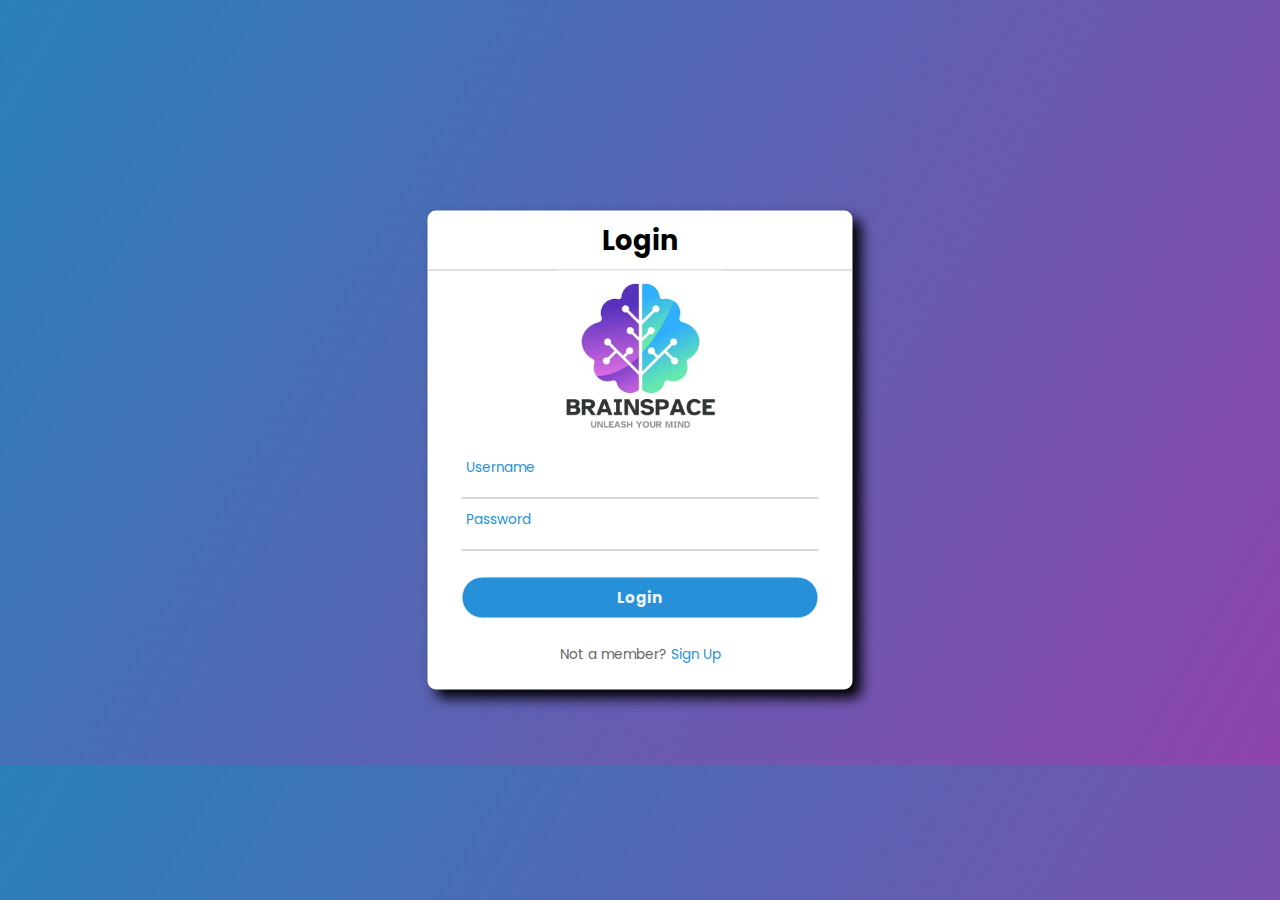
<file: index.html>
<!DOCTYPE html>
<html lang="en" dir="ltr">
  <head>
    <meta charset="utf-8">
    <title>Login</title>
    <link rel="stylesheet" href="./style.css">
  </head>
  <body> 
    <div class="center">
      <h1>Login</h1>
      <center><img src="./images/Logo.png" width="200" height="200"></center>
      <form id="loginForm" action="./main.html" method="get" onsubmit="return validasi()">
        <div class="txt_field">
          <input type="text" id="username" name="username">
          <label>Username</label>
        </div>
        <div class="txt_field">
          <input type="password" id="password" name="password">
          <label>Password</label>
        </div>
        <input type="submit" value="Login">
        <div class="signup_link">
          Not a member? <a href="./register_one.html">Sign Up</a>
        </div>
        <script src="./index.js"></script>
      </form>
    </div>
  </body>
</html>
</file>
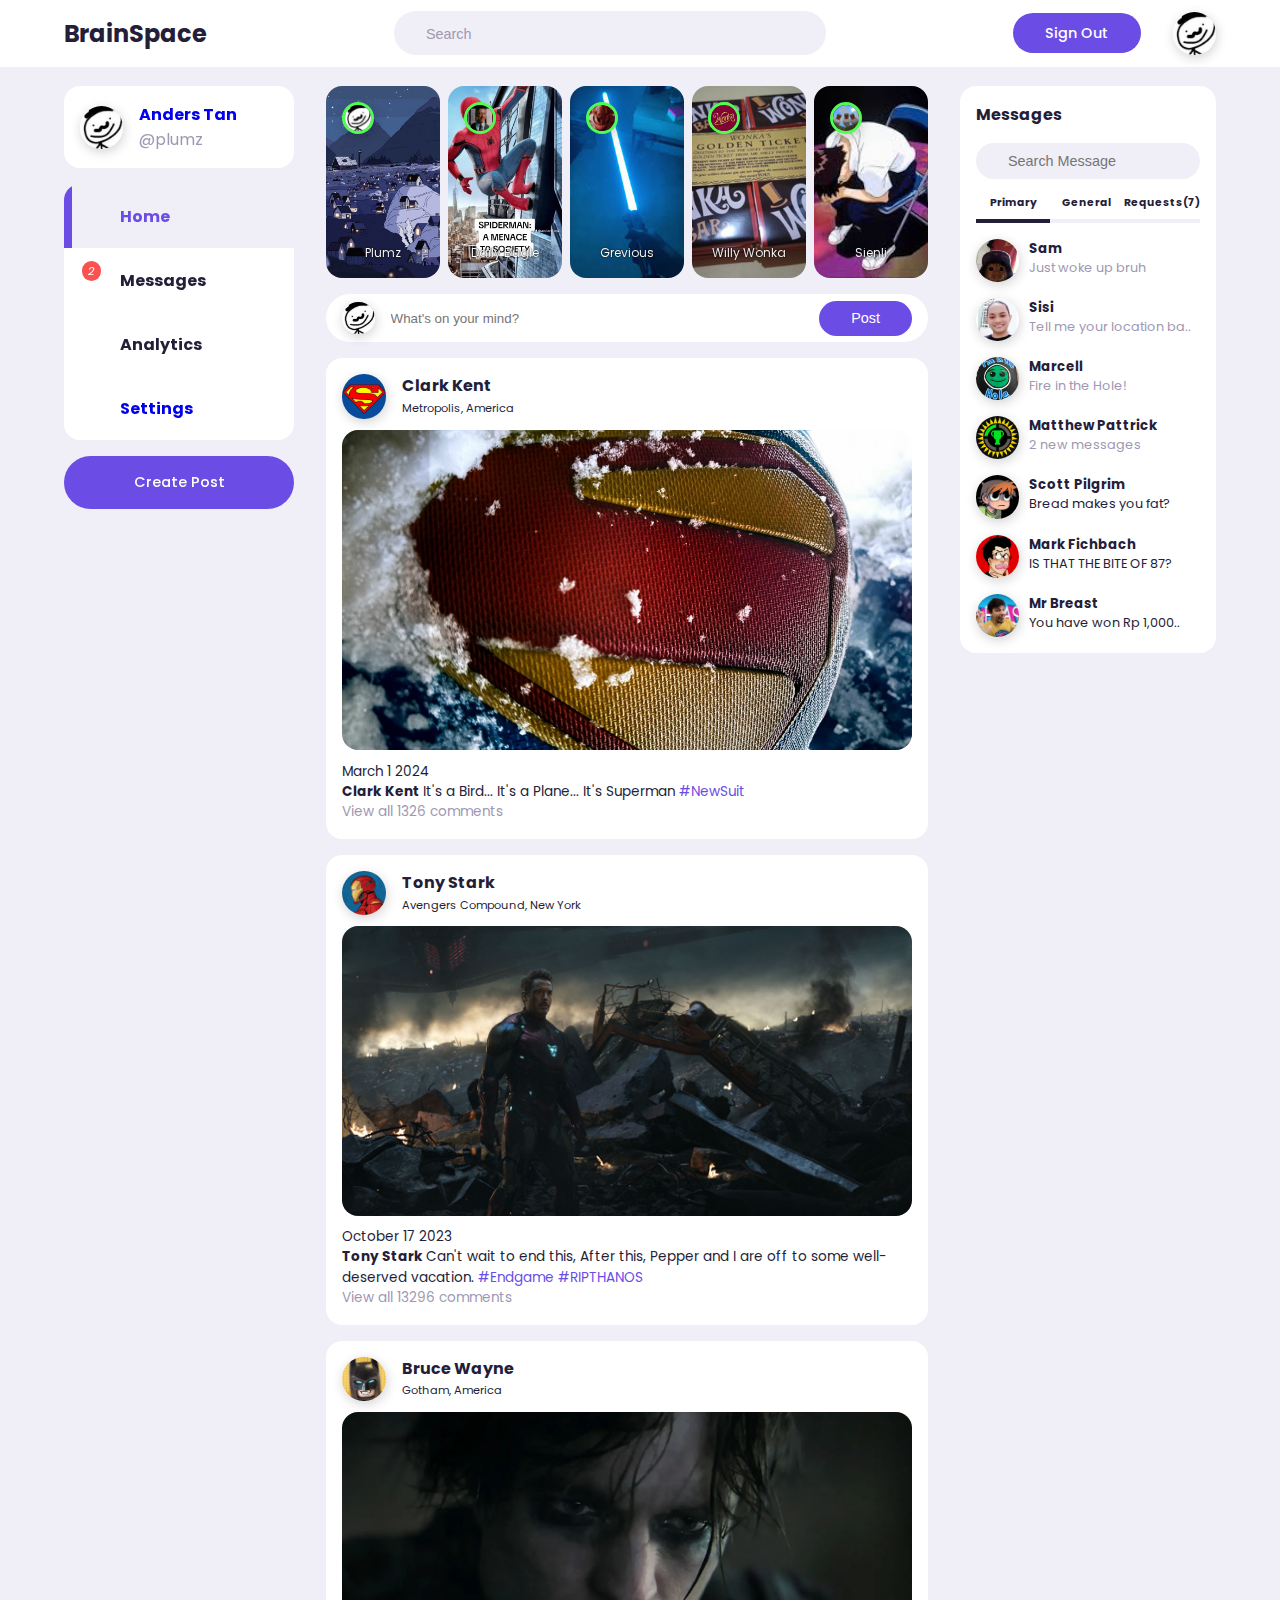
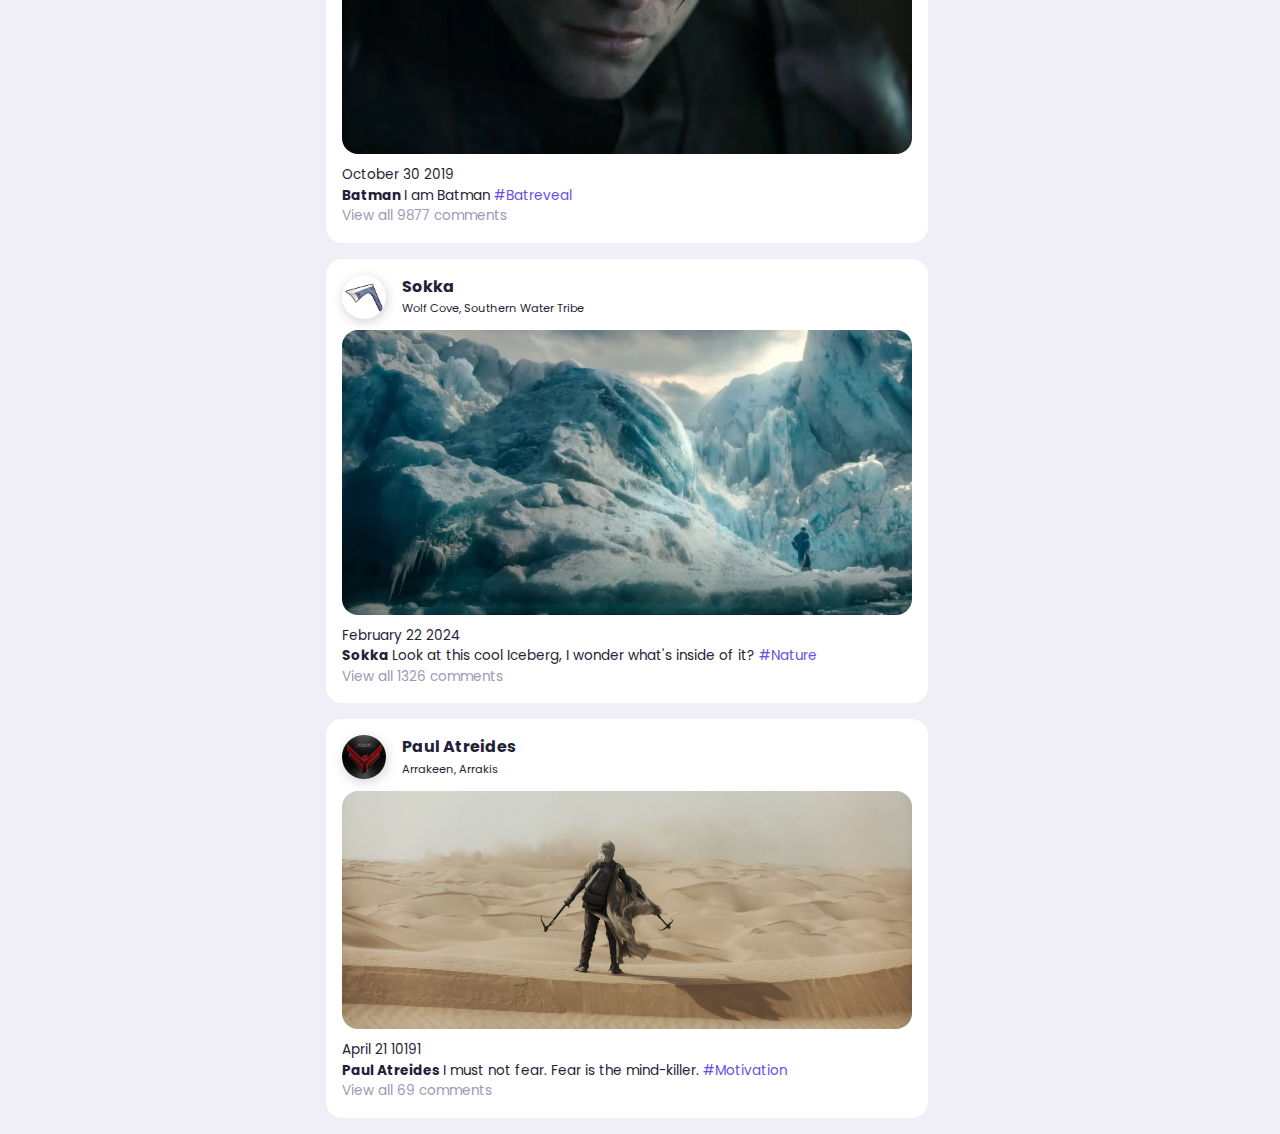
<file: main.html>
<!-- Main Page Proyek Akhir Informatika Anders -->
<!-- Made from Scratch with the Help of https://www.youtube.com/watch?v=AiFfDjmd0jU (This took me 8 Hours :D)-->
<!-- Icons by Iconscout -->
<!DOCTYPE html>
<html lang="en">
<head>
    <meta charset="UTF-8">
    <meta http-equiv="X-UA-Compatible" content="IE=edge">
    <meta name="viewport" content="width=device-width, initial-scale=1.0">
    <title>BrainSpace</title>
    <link rel="stylesheet" href="https://unicons.iconscout.com/release/v2.1.6/css/unicons.css">
    <link rel="stylesheet" href="main.css">
</head>
<body>
    <nav>
        <div class="container">
            <h2 class="log">
                BrainSpace
            </h2>
            <div class="search-bar">
                <i class="uil uil-search"></i>
                <input type="search" placeholder="Search">
            </div>
            <div class="create">
                <a href="./index.html"><label class="btn btn-primary">Sign Out</label></a>
                <a class="profile" href="profile.html">
                    <div class="profile-picture" href="profile.html">
                        <img src="./images/profile.jpg">
                    </div>
                </a>
            </div>
        </div>   
    </nav>
    <!-----------------MAIN-------------->
    <main>
        <div class="container">
            <!-- LEFT -->
            <div class="left">
                <a class="profile" href="profile.html">
                    <div class="profile-picture">
                        <img src="./images/profile.jpg">
                    </div>
                    <div class="handle">
                        <h4>Anders Tan</h4>
                        <p class="text-muted">@plumz</p>
                    </div>
                </a>
                <!--SIDEBAR-->
                <div class="sidebar">
                    <a class="menu-item active">
                        <span><i class="uil uil-home"></i></span> <h3>Home</h3>
                    </a>
                    <a class="menu-item" id="messages-notifications" onclick="return notfin()">
                        <span><i class="uil uil-envelope-alt"><small class="notifications-count" >2</small></i></span> <h3>Messages</h3>
                    </a>
                    <a class="menu-item" onclick="return notfin()">
                        <span><i class="uil uil-chart-line"></i></span> <h3>Analytics</h3>
                    </a>
                    <a class="menu-item" href="./profile.html">
                        <span><i class="uil uil-setting"></i></span> <h3>Settings</h3>
                    </a>
                </div>
                <!-------END OF SIDEBAR----->
                <label for="create-post" class="btn btn-primary">Create Post</label>
            </div>
            <!-- MIDDLE -->
            <div class="middle">
                <!-- STORIES -->
                <div class="stories">
                    <div class="story">
                        <div class="profile-picture">
                            <img src="./images/profile.jpg">
                        </div>
                        <p class="name">Plumz</p>
                    </div>
                    <div class="story">
                        <div class="profile-picture">
                            <img src="./images/bugle-stories-profile.jpg">
                        </div>
                        <p class="name">Daily Bugle</p>
                    </div>
                    <div class="story">
                        <div class="profile-picture">
                            <img src="./images/star-stories-profile.jpg">
                        </div>
                        <p class="name">Grevious</p>
                    </div>
                    <div class="story">
                        <div class="profile-picture">
                            <img src="./images/wonka-stories-profile.jpg">
                        </div>
                        <p class="name">Willy Wonka</p>
                    </div>
                    <div class="story">
                        <div class="profile-picture">
                            <img src="./images/sienli-stories-profile.jpeg">
                        </div>
                        <p class="name">Sienli</p>
                    </div>
                </div>
                <!-- END OF STORIES -->
                <form class="create-post">
                    <div class="profile-picture">
                        <img src="./images/profile.jpg">
                    </div>
                    <input type="text" placeholder="What's on your mind?" id="create-post">
                    <input type="submit" value="Post" class="btn btn-primary" onclick="return validasi()">
                </form>
                <!-- POSTS -->
                <div class="feeds">
                    <!-- FEED 1 -->
                    <div class="feed">
                        <div class="head">
                            <div class="user">
                                <div class="profile-picture">
                                    <img src="./images/superman-profile.jpg">
                                </div>
                                <div class="ingo">
                                    <h3>Clark Kent</h3>
                                    <small>Metropolis, America</small>
                                </div>
                            </div>
                            <span class="edit">
                                <i class="uil uil-ellipsis-h"></i>
                            </span>
                        </div>
                        <div class="photo">
                            <img src="./images/superman.jpg">
                        </div>
                        <div class="action-button">
                            <div class="interaction-buttons">
                                <span><i class="uil uil-heart"></i></span>
                                <span><i class="uil uil-comment-dots"></i></span>
                                <span><i class="uil uil-share-alt"></i></span> 
                            </div>
                            <div class="bookmark">
                                <span><i class="uil uil-bookmark-alt"></i></span> 
                            </div>
                        </div>
                        <div class="comments">March 1 2024</div>
                        <div class="caption">
                            <p><b>Clark Kent </b>It's a Bird... It's a Plane... It's Superman <span class="hashtag">#NewSuit</span></p>
                        </div>
                        <div class="comments text-muted">View all 1326 comments</div>
                    </div>
                    <!-- FEED 2 -->
                    <div class="feed">
                        <div class="head">
                            <div class="user">
                                <div class="profile-picture">
                                    <img src="./images/iron-profile.jpg">
                                </div>
                                <div class="ingo">
                                    <h3>Tony Stark</h3>
                                    <small>Avengers Compound, New York</small>
                                </div>
                            </div>
                            <span class="edit">
                                <i class="uil uil-ellipsis-h"></i>
                            </span>
                        </div>
                        <div class="photo">
                            <img src="./images/iron.jpg">
                        </div>
                        <div class="action-button">
                            <div class="interaction-buttons">
                                <span><i class="uil uil-heart"></i></span>
                                <span><i class="uil uil-comment-dots"></i></span>
                                <span><i class="uil uil-share-alt"></i></span> 
                            </div>
                            <div class="bookmark">
                                <span><i class="uil uil-bookmark-alt"></i></span> 
                            </div>
                        </div>
                        <div class="comments">October 17 2023</div>
                        <div class="caption">
                            <p><b>Tony Stark </b>Can't wait to end this, After this, Pepper and I are off to some well-deserved vacation. <span class="hashtag">#Endgame #RIPTHANOS</span></p>
                        </div>
                        <div class="comments text-muted">View all 13296 comments</div>
                    </div>
                    <!-- FEED 3 -->
                    <div class="feed">
                        <div class="head">
                            <div class="user">
                                <div class="profile-picture">
                                    <img src="./images/batman-profile.jpg">
                                </div>
                                <div class="ingo">
                                    <h3>Bruce Wayne</h3>
                                    <small>Gotham, America</small>
                                </div>
                            </div>
                            <span class="edit">
                                <i class="uil uil-ellipsis-h"></i>
                            </span>
                        </div>
                        <div class="photo">
                            <img src="./images/batman.jpg">
                        </div>
                        <div class="action-button">
                            <div class="interaction-buttons">
                                <span><i class="uil uil-heart"></i></span>
                                <span><i class="uil uil-comment-dots"></i></span>
                                <span><i class="uil uil-share-alt"></i></span> 
                            </div>
                            <div class="bookmark">
                                <span><i class="uil uil-bookmark-alt"></i></span> 
                            </div>
                        </div>
                        <div class="comments">October 30 2019</div>
                        <div class="caption">
                            <p><b>Batman </b>I am Batman <span class="hashtag">#Batreveal</span></p>
                        </div>
                        <div class="comments text-muted">View all 9877 comments</div>
                    </div>
                    <!-- FEED 4 -->
                    <div class="feed">
                        <div class="head">
                            <div class="user">
                                <div class="profile-picture">
                                    <img src="./images/avatar-profile.jpg">
                                </div>
                                <div class="ingo">
                                    <h3>Sokka</h3>
                                    <small>Wolf Cove, Southern Water Tribe</small>
                                </div>
                            </div>
                            <span class="edit">
                                <i class="uil uil-ellipsis-h"></i>
                            </span>
                        </div>
                        <div class="photo">
                            <img src="./images/avatar.jpg">
                        </div>
                        <div class="action-button">
                            <div class="interaction-buttons">
                                <span><i class="uil uil-heart"></i></span>
                                <span><i class="uil uil-comment-dots"></i></span>
                                <span><i class="uil uil-share-alt"></i></span> 
                            </div>
                            <div class="bookmark">
                                <span><i class="uil uil-bookmark-alt"></i></span> 
                            </div>
                        </div>
                        <div class="comments">February 22 2024</div>
                        <div class="caption">
                            <p><b>Sokka </b>Look at this cool Iceberg, I wonder what's inside of it? <span class="hashtag">#Nature</span></p>
                        </div>
                        <div class="comments text-muted">View all 1326 comments</div>
                    </div>
                    <!-- FEED 5 -->
                    <div class="feed">
                        <div class="head">
                            <div class="user">
                                <div class="profile-picture">
                                    <img src="./images/dune-profile.jpg">
                                </div>
                                <div class="ingo">
                                    <h3> Paul Atreides</h3>
                                    <small>Arrakeen, Arrakis</small>
                                </div>
                            </div>
                            <span class="edit">
                                <i class="uil uil-ellipsis-h"></i>
                            </span>
                        </div>
                        <div class="photo">
                            <img src="./images/dune.jpg">
                        </div>
                        <div class="action-button">
                            <div class="interaction-buttons">
                                <span><i class="uil uil-heart"></i></span>
                                <span><i class="uil uil-comment-dots"></i></span>
                                <span><i class="uil uil-share-alt"></i></span> 
                            </div>
                            <div class="bookmark">
                                <span><i class="uil uil-bookmark-alt"></i></span> 
                            </div>
                        </div>
                        <div class="comments">April 21 10191</div>
                        <div class="caption">
                            <p><b>Paul Atreides </b>I must not fear. Fear is the mind-killer. <span class="hashtag">#Motivation</span></p>
                        </div>
                        <div class="comments text-muted">View all 69 comments</div>
                    </div>
                </div>
            </div>
            <!-- RIGHT -->
            <div class="right">
                <div class="messages">
                    <div class="heading">
                        <h4>Messages</h4><i class="uil uil-edit"></i>
                    </div>
                    <!-----SEARCH BAR----->
                    <div class="search-bar">
                        <i class="uil uil-search"></i>
                        <input type="search" placeholder="Search Message" id="message-search">
                    </div>
                    <!-----MESSAGES CATEGORY----->
                    <div class="category">
                        <h6 class="active">Primary</h6>
                        <h6>General</h6>
                        <h6 class="message-requests">Requests(7)</h6>
                    </div>
                    <!-----MESSAGES----->
                    <div class="message">
                        <div class="profile-picture">
                            <img src="./images/sam-side.jpg">
                        </div>
                        <div class="message-body">
                            <h5>Sam</h5>
                            <p class="text-muted">Just woke up bruh</p>
                        </div>
                    </div>
                    <div class="message">
                        <div class="profile-picture">
                            <img src="./images/sisi-side.jpg">
                        </div>
                        <div class="message-body">
                            <h5>Sisi</h5>
                            <p class="text-muted">Tell me your location ba..</p>
                        </div>
                    </div>
                    <div class="message">
                        <div class="profile-picture">
                            <img src="./images/marcell-profile.jpg">
                        </div>
                        <div class="message-body">
                            <h5>Marcell</h5>
                            <p class="text-muted">Fire in the Hole!</p>
                        </div>
                    </div>
                    <div class="message">
                        <div class="profile-picture">
                            <img src="./images/gt-side.jpg">
                        </div>
                        <div class="message-body">
                            <h5>Matthew Pattrick</h5>
                            <p class="text-muted">2 new messages</p>
                        </div>
                    </div>
                    <div class="message">
                        <div class="profile-picture">
                            <img src="./images/scott-side.jpg">
                        </div>
                        <div class="message-body">
                            <h5>Scott Pilgrim</h5>
                            <p>Bread makes you fat?</p>
                        </div>
                    </div>
                    <div class="message">
                        <div class="profile-picture">
                            <img src="./images/mark-side.jpeg">
                        </div>
                        <div class="message-body">
                            <h5>Mark Fichbach</h5>
                            <p>IS THAT THE BITE OF 87?</p>
                        </div>
                    </div>
                    <div class="message">
                        <div class="profile-picture">
                            <img src="./images/beast-side.jpg">
                        </div>
                        <div class="message-body">
                            <h5>Mr Breast</h5>
                            <p>You have won Rp 1,000..</p>
                        </div>
                    </div>
                </div>
                </div>
            </div>
        </div>
    </main>
<script src="main.js"></script>
<script src="profile.js"></script>
</body>
</html>
</file>
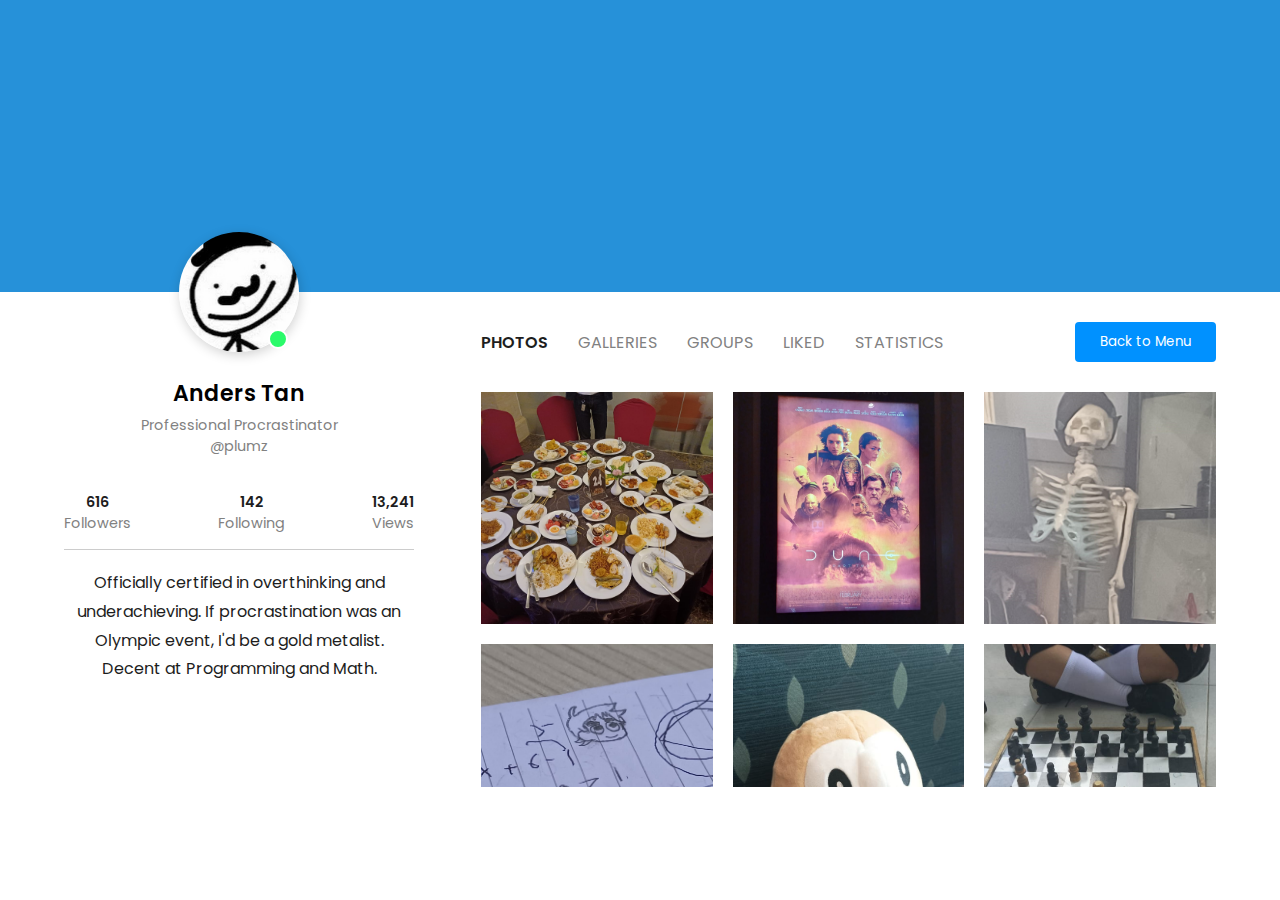
<file: profile.html>
<!-- Profile Page Proyek Akhir Informatika Anders -->
<!DOCTYPE html>
<html lang="en">
  <head>
    <meta charset="UTF-8" />
    <meta http-equiv="X-UA-Compatible" content="IE=edge" />
    <meta name="viewport" content="width=device-width, initial-scale=1.0" />
    <title>BrainSpace</title>
    <link rel="stylesheet" href="https://unicons.iconscout.com/release/v2.1.6/css/unicons.css">
    <link rel="stylesheet" href="profile.css" />
  </head>
  <body>
    <div class="header__wrapper">
      <header></header>
      <div class="cols__container">
        <div class="left__col">
          <div class="img__container">
            <img src="images/profile.jpg"/>
            <span></span>
          </div>
          <h2>Anders Tan</h2>
          <p>Professional Procrastinator</p>
          <p>@plumz</p>

          <ul class="about">
            <li><span>616</span>Followers</li>
            <li><span>142</span>Following</li>
            <li><span>13,241</span>Views</li>
          </ul>

          <div class="content">
            <p>
              Officially certified in overthinking and underachieving. If procrastination was an Olympic event, I'd be a gold metalist. Decent at Programming and Math.
            </p>
            <ul>
              <li><a class="uil uil-linkedin" href="https://www.linkedin.com/in/anderstan/"></a></li>
              <li><a class="uil uil-facebook" href="https://www.facebook.com/share/ovNhnaao1dmAAyEd/?mibextid=qi2Omg"></a></li>
              <li><a class="uil uil-youtube" href="https://www.youtube.com/@plumz1709"></a></li>
              <li><a class="uil uil-instagram" href="https://www.instagram.com/anders_tan17/"></a></li>
            </ul>
          </div>
        </div>
        <div class="right__col">
          <nav>
            <ul>
              <li><a href="">photos</a></li>
              <li><a href="" onclick="return notfin()">galleries</a></li>
              <li><a href="" onclick="return notfin()">groups</a></li>
              <li><a href="" onclick="return notfin()">liked</a></li>
              <li><a href="" onclick="return notfin()">statistics</a></li>
            </ul>
            <button id="back-to-menu-btn">Back to Menu</button>
            <script src="profile.js"></script>
          </nav>

          <div class="photos">
            <img src="images/post (1).jpeg" alt="Photo" />
            <img src="images/post (2).jpeg" alt="Photo" />
            <img src="images/post (3).jpeg" alt="Photo" />
            <img src="images/post (4).jpeg" alt="Photo" />
            <img src="images/post (5).jpeg" alt="Photo" />
            <img src="images/post (6).jpeg" alt="Photo" />
          </div>
        </div>
      </div>
    </div>
  </body>
</html>
</file>
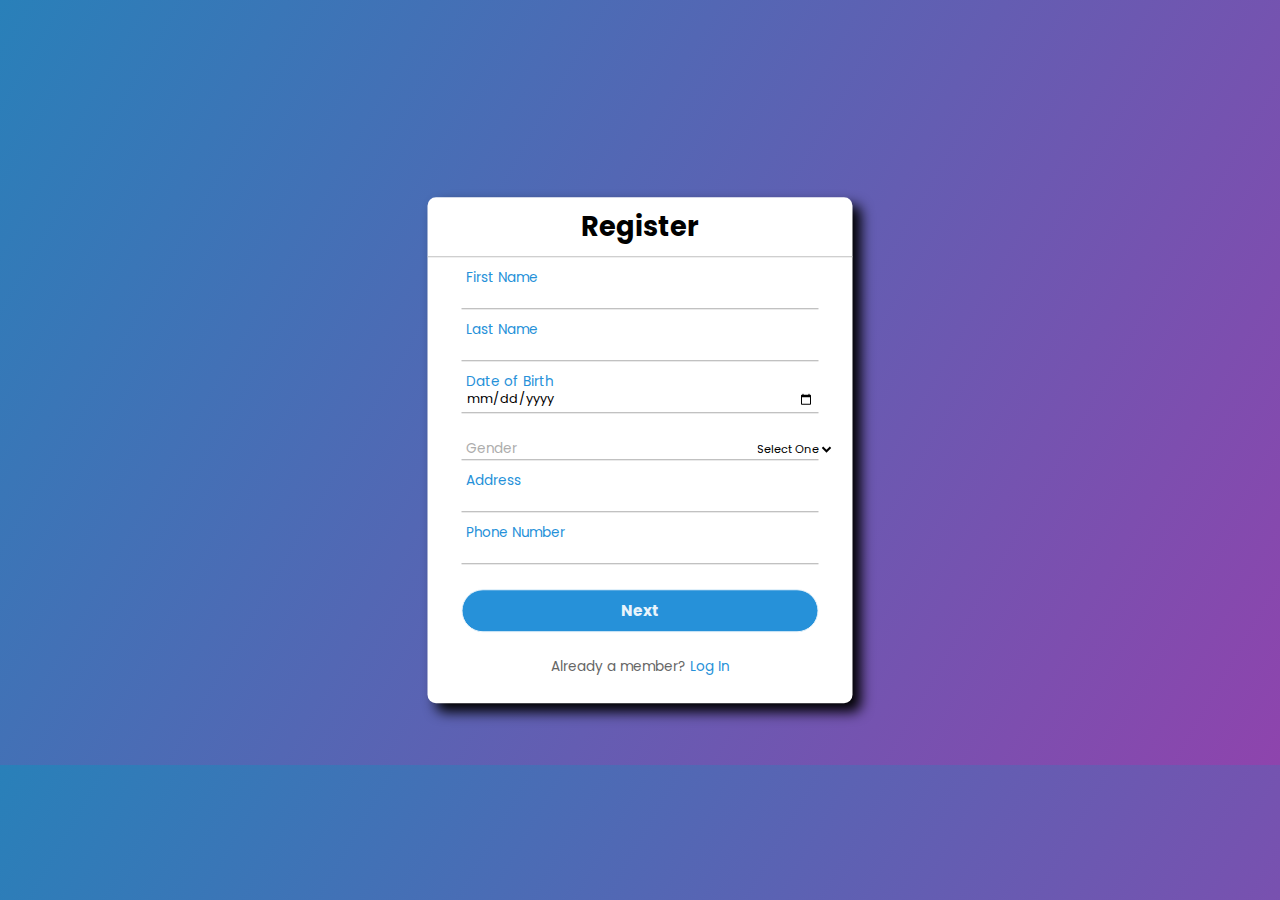
<file: register_one.html>
<!DOCTYPE html>
<html lang="en" dir="ltr">
  <head>
    <meta charset="utf-8">
    <title>Register</title>
    <link rel="stylesheet" href="./style.css">
  </head>
  <body>
    <div class="center">
      <h1>Register</h1>
      <form id="registerForm" action="register_two.html" method="get" onsubmit="return validasi()">
        <div class="txt_field">
          <input type="text" id="firstname" name="firstname">
          <label>First Name</label>
        </div>
        <div class="txt_field">
          <input type="text" id="lastname" name="lastname">
          <label>Last Name</label>
        </div>
        <div class="txt_field", type="date"> 
          <input type="date" id="dob" name="dob"> 
          <label>Date of Birth</label>
        </div>
        <div class="txt_field">
          <select required>
            <option value="" selected disabled>Select One</option>
            <option value="male">Male</option>
            <option value="female">Female</option>
            <option value="other">Other</option>
          </select>
          <label>Gender</label>
        </div>
        <div class="txt_field">
          <input type="text">
          <label>Address</label>
        </div>
        <div class="txt_field">
          <input type="tel" id="phone" name="phone">
          <label>Phone Number</label>
        </div>
        <input type="submit" value="Next">
        <div type=submit class="signup_link">
          Already a member? <a href="./index.html">Log In</a>
        </div>
        <script src="./register_one.js"></script>
      </form>
    </div>
  </body>
</html>
</file>
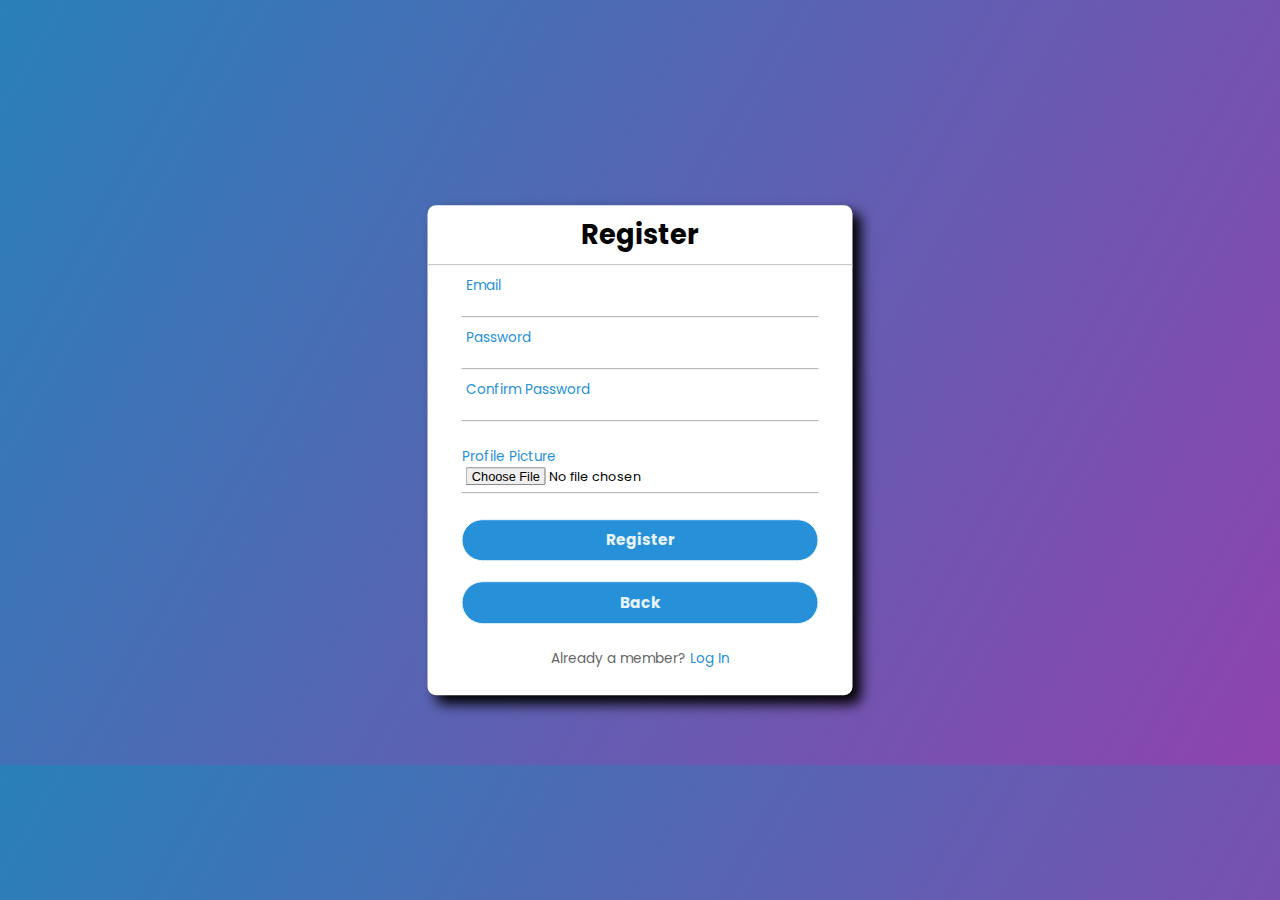
<file: register_two.html>
<!DOCTYPE html>
<html lang="en" dir="ltr">
  <head>
    <meta charset="utf-8">
    <title>Register</title>
    <link rel="stylesheet" href="./style.css">
  </head>
  <body>
    <div class="center">
      <h1>Register</h1>
      <form id="registerForm" action="main.html" method="get" onsubmit="return validasi()">
        <div class="txt_field">
          <input type="text" id="email" name="email">  
          <label>Email</label> 
        </div>
        <div class="txt_field"> 
          <input type="text" id="password" name="password">
          <label>Password</label>
        </div>
        <div class="txt_field">
          <input type="text" id="confirmPassword" name="confirmPassword">
          <label>Confirm Password</label>
        </div>
        <div class="txt_field">
          <span style="color: #2691d9">Profile Picture </span> <input type="file" accept="image/*" id="profilePicture" required>
        </div>
        <input type="submit" value="Register">
        <p>&nbsp</p>
        <a href="./register_one.html" class="next-btn">Back</a>
        <div class="signup_link">
          Already a member? <a href="./index.html">Log In</a>
        </div>
        <script src="./register_two.js"></script>
      </form>
    </div>
  </body>
</html>
</file>
<file: style.css>
@import url('https://fonts.googleapis.com/css2?family=Noto+Sans:wght@700&family=Poppins:wght@400;500;600&display=swap');

* {
  margin: 0;
  padding: 0;
  box-sizing: border-box;
  font-family: "Poppins";
}

body {
  margin: 0;
  padding: 0;
  background: linear-gradient(120deg, #2980b9, #8e44ad);
  height: 100vh;
  overflow: hidden;
  zoom: 85%;
}

.center {
  position: absolute;
  top: 50%;
  left: 50%;
  transform: translate(-50%, -50%);
  width: 500px;
  background: white;
  border-radius: 10px;
  box-shadow: 10px 10px 15px rgba(0, 0, 0, 05);
}

.center h1 {
  text-align: center;
  padding: 10px 0;
  border-bottom: 1px solid silver;
}

.center form {
  padding: 0 40px;
  box-sizing: border-box;
}

form .txt_field {
  position: relative;
  border-bottom: 2px solid #adadad;
  margin: 30px 0;
}

.txt_field input {
  width: 100%;
  padding: 0 5px;
  height: 30px;
  font-size: 15px;
  border: none;
  background: none;
  outline: none;
}

.txt_field label {
  position: absolute;
  top: 50%;
  left: 5px;
  color: #adadad;
  transform: translateY(-50%);
  font-size: 16px;
  pointer-events: none;
  transition: .5s;
}

.txt_field input:focus~label,
.txt_field input:valid~label{
  top: -5px;
  color: #2691d9;
}

.pass {
  margin: -5px 0 20px 5px;
  color: #a6a6a6;
  cursor: pointer;
}

.pass:hover {
  text-decoration: underline;
}

input[type="submit"] {
  width: 100%;
  height: 50px;
  border: 1px solid;
  background: #2691d9;
  border-radius: 30px;
  font-size: 18px;
  color: #e9f4fb;
  font-weight: 700;
  cursor: pointer;
  outline: none;
}

input[type="submit"]:hover {
  border-color: #2691d9;
  transition: .5s;
}

.signup_link {
  margin: 30px 0;
  text-align: center;
  font-size: 16px;
  color: #666666;
}

.signup_link a {
  color: #2691d9;
  text-decoration: none;
}

.signup_link a:hover {
  text-decoration: underline;
}

.txt_field select {
  border: none;
  border-bottom: 2px solid transparent;
  background: none;
  outline: none;
  margin-left: 82%;
}

.txt_field select:focus~label,
.txt_field select:valid~label,
.txt_field select:not([value=""], )~label {
  top: -5px;
  color: #2691d9;
}


.next-btn {
  display: inline-block;
  width: 100%;
  height: 50px;
  line-height: 50px;
  text-align: center;
  text-decoration: none;
  border: 1px solid;
  background: #2691d9;
  border-radius: 30px;
  font-size: 18px;
  color: #e9f4fb;
  font-weight: 700;
  cursor: pointer;
  outline: none;
  transition: border-color 0.5s;
}

.next-btn:hover {
  border-color: #2691d9;
}
</file>
<file: main.css>
@import url('https://fonts.googleapis.com/css2?family=Noto+Sans:wght@700&family=Poppins:wght@300;400;500;600&display=swap');

:root{
    --color-light: hsl(252, 30%, 95%);
    --color-gray: hsl(252, 15%, 65%);
    --color-primary: hsl(252, 75%, 60%);
    --color-secondary: hsl(252, 100%, 90%);
    --color-success: hsl(120, 95%, 65%);
    --color-danger: hsl(0, 95%, 65%);
    --color-black: hsl(252, 30%, 10%);
    --color-dark: hsl(252,30%, 17%);
    --color-white: hsl(0, 0%, 100%);

    --border-radius: 2rem;
    --card-border-radius: 1rem;
    --btn-padding: 0.6rem 2rem;
    --search-padding: 0.6rem 1rem;
    --card-padding: 1rem;

    --sticky-top-left: 5.4rem;
    --sticky-top-right: -18rem;
}

*, *::before, *::after{
    margin: 0;
    padding: 0;
    outline: 0;
    box-sizing: border-box;
    text-decoration: none;
    list-style: none;
    border: none;
}

body {
    font-family: "Poppins";
    color: var(--color-dark);
    background: var(--color-light);
    overflow-x: hidden;
}

/*GENERAL STYLES*/
.container {
    width: 90%;
    margin: 0 auto;
}

/*PROFILE PICTURE*/
.profile-picture {
    width: 2.7rem;
    aspect-ratio: 1/1;
    border-radius: 50%;
    overflow: hidden;
    box-shadow: 1px 3px 12px rgba(0, 0, 0, 0.18);
}

/*IMAGES*/
img {
    display: block;
    width: 100%;
}

/*BUTTON*/
.btn {
    display: inline-block;
    padding: var(--btn-padding);
    font-weight: 500;
    border-radius: var(--border-radius);
    cursor: pointer;
    transition: all 300ms ease;
    font-size: 0.9rem;
}

.btn:hover {
    opacity: 0.8;
}

.btn-primary {
    background: var(--color-primary);
    color: white;
}

.text-bold {
    font-weight: 500;
}

.text-muted {
    color: var(--color-gray)
}

/*EVERYTHING IN NAVIGATION BAR (HEADER)*/
nav {
    width: 100%;
    background: var(--color-white);
    padding: 0.7rem 0;
    position: fixed;
    top: 0;
    z-index: 10;
}

nav .container {
    display: flex;
    align-items: center;
    justify-content: space-between;
}

/*SEARCH BAR*/
.search-bar {
    background: var(--color-light);
    border-radius: var(--border-radius);
    padding: var(--search-padding);
}

/*TEXT INSIDE THE SEARCH BAR (USER TYPED)*/
.search-bar input[type="search"] {
    background: transparent;
    width: 30vw;
    margin-left: 1rem;
    font-size: 0.9rem;
    color: var(--color-dark);
}

/*PLACEHOLDER TEXT IN SEARCH BAR*/
nav .search-bar input[type="search"]::placeholder {
    color: var(--color-gray);
}

/* ADJUSTING THE CREATE BUTTON*/
nav .create {
    display: flex;
    align-items: center;
    gap: 2rem;
}

/*MAIN*/
main {
    position: relative;
    top: 5.4rem;
}

main .container {
    display: grid;
    grid-template-columns: 18vw auto 20vw;
    column-gap: 2rem;
    position: relative;
}

/*LEFT SECTION*/
main .container .left {
    height: max-content;
    position: sticky;
    top: var(--sticky-top-left);
}

main .container .left .profile {
    padding: var(--card-padding);
    background: var(--color-white);
    border-radius: var(--card-border-radius);
    display: flex;
    align-items: center;
    column-gap: 1rem;
    width: 100%;
}

/*--SIDEBAR--*/
main .container .left .sidebar {
    margin-top: 1rem;
    background: var(--color-white);
    border-radius: var(--card-border-radius);
}

main .container .left .sidebar .menu-item {
    display: flex;
    align-items: center;
    height: 4rem;
    cursor: pointer;
    transition: all 300ms ease;
    position: relative;
}

.left .sidebar .menu-item:hover{
    background: var(--color-light);
}

.left .sidebar i {
    font-size: 1.4rem;
    color: var(--color-gray);
    margin-left: 2rem;
    position: relative;
}

.left .sidebar i .notifications-count{
    background: var(--color-danger);
    color: white;
    font-size: 0.7rem;
    width: fit-content;
    border-radius: 0.8rem;
    padding: 0.1rem 0.4rem;
    position: absolute;
    top: -0.2rem;
    right: -0.3rem;
}

.left .sidebar h3 {
    margin-left: 1.5rem;
    font-size: 1rem;
}

.left .sidebar .active {
    background: var(--color-light);
}

.left .sidebar .active i,
.left .sidebar .active h3 {
    color: var(--color-primary);
}

.left .sidebar .active::before {
    content: "";
    display: block;
    width: 0.5rem;
    height: 100%;
    position: absolute;
    background: var(--color-primary);
}

.left .sidebar .menu-item:first-child.active {
    border-top-left-radius: var(--card-border-radius);
    overflow: hidden;
}

.left .sidebar .menu-item:last-child.active {
    border-top-left-radius: var(--card-border-radius);
    overflow: hidden;
}

.left .btn {
    margin-top: 1rem;
    width: 100%;
    text-align: center;
    padding: 1rem 0;
}

/*--NOTIFICATION POPUP--*/
.left .notifications-popup {
    position: absolute;
    top: 0;
    left: 110%;
    width: 30rem;
    background: var(--color-white);
    border-radius: var(--card-border-radius);
    padding: var(--card-padding);
    box-shadow: 0 0 2rem hsl(var(--color-primary), 75%, 60% 25%);
    z-index: 8;
    display: none;
}

.left .notifications-popup::before {
    content: "";
    width: 1.2rem;
    height: 1.2rem;
    display: block;
    background: var(--color-white);
    position: absolute;
    left: -0.6rem;
    transform: rotate(45deg);
}

.left .notifications-popup > div {
    display: flex;
    align-items: start;
    gap: 1rem;
    margin-bottom: 1rem;
}

.left .notifications-popup small {
    display: block;
}

/*----MIDDLE-----*/
.middle .stories {
    display: flex;
    justify-content: space-between;
    height: 12rem;
    gap: 0.5rem;
}

.middle .stories .story {
    padding: var(--card-padding);
    border-radius: var(--card-border-radius);
    display: flex;
    flex-direction: column;
    justify-content: space-between;
    align-items: center;
    color: white;
    font-size: 0.75rem;
    width: 100%;
    position: relative;
    overflow: hidden;
    background: red;
}

.middle .stories .story {
    padding: var(--card-padding);
    border-radius: var(--card-border-radius);
    display: flex;
    flex-direction: column;
    justify-content: space-between;
    align-items: center;
    color: white;
    font-size: 0.75rem;
    width: 100%;
    position: relative;
    overflow: hidden;
}


.middle .stories .story:nth-child(1) {
    background: url('./images/stories-profile.jpg') no-repeat center center/cover;
    background-size: cover;
    text-shadow: 0 0 2px black;
    -webkit-text-stroke: 0.1px black;
}
.middle .stories .story:nth-child(2) {
    background: url('./images/bugle-stories.jpeg') no-repeat center center/cover;
    background-size: cover;
    text-shadow: 0 0 2px black;
    -webkit-text-stroke: 0.1px black;
}
.middle .stories .story:nth-child(3) {
    background: url('./images/star-stories.jpeg') no-repeat center center/cover;
    background-size: cover;
    text-shadow: 0 0 2px black;
    -webkit-text-stroke: 0.1px black;
}
.middle .stories .story:nth-child(4) {
    background: url('./images/wonka-stories.jpg') no-repeat center center/cover;
    background-size: cover;
    text-shadow: 0 0 2px black;
    -webkit-text-stroke: 0.1px black;
}
.middle .stories .story:nth-child(5) {
    background: url('./images/sienli-stories.jpeg') no-repeat center center/cover;
    background-size: cover;
    text-shadow: 0 0 2px black;
    -webkit-text-stroke: 0.1px black;
}

.middle .story .profile-picture {
    width: 2rem;
    height: 2rem;
    align-self: start;
    border: 3px solid var(--color-success);
}

.hashtag {
    color: var(--color-primary);
  }

/*---CRATE POST---*/

.middle .create-post {
    width: 100%;
    display: flex;
    align-items: center;
    justify-content: space-between;
    margin-top: 1rem;
    background: var(--color-white);
    padding: 0.4rem var(--card-padding);
    border-radius: var(--border-radius);
}

.middle .create-post input[type="text"] {
    justify-self: start;
    width: 100%;
    padding-left: 1rem;
    background: transparent;
    color: var(--color-dark);
    margin-right: 1rem;
}

/*---POSTS---*/
.middle .feeds .feed {
    background: var(--color-white);
    border-radius: var(--card-border-radius);
    padding: var(--card-padding);
    margin: 1rem 0;
    font-size: 0.85rem;
    line-height: 1.5;
}

.middle .feed .head {
    display: flex;
    justify-content: space-between;
}

.middle .feed .user {
    display: flex;
    gap: 1rem;
}

.middle .feed .photo {
    border-radius: var(--card-border-radius);
    overflow: hidden;
    margin: 0.7rem 0;
}

.middle .feed .action-button {
    display: flex;
    justify-content: space-between;
    align-items: center;
    font-size: 1.4rem;
}

/*---RIGHT---*/

main .container .right{
    height: max-content;
    position: sticky;
    top: var(--sticky-top-right);
    bottom: 0;
}

.right .messages{
    background: var(--color-white);
    border-radius: var(--card-border-radius);
    padding: var(--card-padding);
}

.right .messages .heading{
    display: flex;
    align-items: center;
    justify-content: space-between;
    margin-bottom: 1rem;
}

.right .messages i{
    font-size: 1.4rem;
}

.right .messages .search-bar{
    display: flex;
    margin-bottom: 1rem;
}

.right .messages .category{
    display: flex;
    justify-content: space-between;
    margin-bottom: 1rem;
}

.right .messages .category h6{
    width: 100%;
    text-align: center;
    border-bottom: 4px solid var(--color-light);
    padding-bottom: 0.5rem;
}

.right .messages .category .active{
    border-color: var(--color-dark);
}

.right .messages .messages-request {
    color: var(--color-primary)
}

.right .messages .message {
    display: flex;
    gap: 0.6rem;
    margin-bottom: 1rem;
    align-items: start;
}

.right .message .profile-picture{
    position: relative;
    overflow: visible;
}

.right .profile-picture img{
    border-radius: 50%;
}

.right .messages .message:last-child{
    margin: 0;
}

.right .messages .message p{
    font-size: 0.8rem;
}

.right .messages .message .profile-picture .active{
    width: 0.8rem;
    height: 0.8rem;
    border-radius: 50%;
    border: 3px solid var(--color-white);
    background: var(--color-success);
    position: absolute;
    bottom: 0;
    right: 0;
}

@media screen and (max-width: 1200px) {
    .container {
        width: 96%;
    }

    main .container {
        grid-template-columns: 5rem auto 30vw;
        gap: 1rem;
    }

    .left {
        width: 5rem;
        z-index: 5;
    }

    main .container .left .profile {
        display: none;
    }

    .sidebar h3 {
        display: none;
    }

    .left .btn {
        display: none;
    }
}

@media screen and (max-width: 992px) {
    nav .search-bar {
        display: none;
    }

    main .container {
        grid-template-columns: 0 auto 5rem;
    }

    main .container .left{
        grid-column: 3/4;
        position: fixed;
        bottom: 0;
        right: 0;
    }

    .left .notifications-popup {
        position: absolute;
        left: -20rem;
        width: 20rem;
    }

    .left .notifications-popup::before {
        display: absolute;
        top: 1.3rem;
        left: calc(20rem - 0.6rem);
        display: block;
    }

    main .container .left .sidebar > fiv h3 {
        display: none;
    }

    main .container .middle {
        grid-column: 1/3;
    }

    main .container .right {
        display: none;
    }
}
</file>
<file: profile.css>
@import url("https://fonts.googleapis.com/css2?family=Poppins:wght@400;600&display=swap");
body {
  width: 100%;
  margin: 0;
  padding: 0;
  box-sizing: border-box;
  min-height: 100vh;
  font-family: "Poppins", sans-serif;
}

ul {
  list-style-type: none;
  margin: 0;
  padding: 0;
  display: flex;
  align-items: center;
}

a {
  text-decoration: none;
}



.header__wrapper header {
  width: 100%;
  background-color: #2691d9;
  min-height: calc(100px + 15vw);
}

.header__wrapper .cols__container .left__col {
  padding: 25px 20px;
  text-align: center;
  max-width: 350px;
  position: relative;
  margin: 0 auto;
}

.header__wrapper .cols__container .left__col .img__container {
  position: absolute;
  top: -60px;
  left: 50%;
  transform: translatex(-50%);
}
.header__wrapper .cols__container .left__col .img__container img {
  width: 120px;
  height: 120px;
  object-fit: cover;
  border-radius: 50%;
  display: block;
  box-shadow: 1px 3px 12px rgba(0, 0, 0, 0.18);
}
.header__wrapper .cols__container .left__col .img__container span {
  position: absolute;
  background: #2afa6a;
  width: 16px;
  height: 16px;
  border-radius: 50%;
  bottom: 3px;
  right: 11px;
  border: 2px solid #fff;
}
.header__wrapper .cols__container .left__col h2 {
  margin-top: 60px;
  font-weight: 600;
  font-size: 22px;
  margin-bottom: 5px;
}
.header__wrapper .cols__container .left__col p {
  font-size: 0.9rem;
  color: #818181;
  margin: 0;
}
.header__wrapper .cols__container .left__col .about {
  justify-content: space-between;
  position: relative;
  margin: 35px 0;
}
.header__wrapper .cols__container .left__col .about li {
  display: flex;
  flex-direction: column;
  color: #818181;
  font-size: 0.9rem;
}
.header__wrapper .cols__container .left__col .about li span {
  color: #1d1d1d;
  font-weight: 600;
}
.header__wrapper .cols__container .left__col .about:after {
  position: absolute;
  content: "";
  bottom: -16px;
  display: block;
  background: #cccccc;
  height: 1px;
  width: 100%;
}
.header__wrapper .cols__container .content p {
  font-size: 1rem;
  color: #1d1d1d;
  line-height: 1.8em;
}
.header__wrapper .cols__container .content ul {
  gap: 30px;
  justify-content: center;
  align-items: center;
  margin-top: 25px;
}
.header__wrapper .cols__container .content ul li {
  display: flex;
}
.header__wrapper .cols__container .content ul i {
  font-size: 1.3rem;
}
.header__wrapper .cols__container .right__col nav {
  display: flex;
  align-items: center;
  padding: 30px 0;
  justify-content: space-between;
  flex-direction: column;
}
.header__wrapper .cols__container .right__col nav ul {
  display: flex;
  gap: 20px;
  flex-direction: column;
}
.header__wrapper .cols__container .right__col nav ul li a {
  text-transform: uppercase;
  color: #818181;
}
.header__wrapper .cols__container .right__col nav ul li:nth-child(1) a {
  color: #1d1d1d;
  font-weight: 600;
}
.header__wrapper .cols__container .right__col nav button {
  background: #0091ff;
  color: #fff;
  border: none;
  padding: 10px 25px;
  border-radius: 4px;
  cursor: pointer;
  margin-top: 20px;
  font-family: "Poppins", sans-serif;
}
.header__wrapper .cols__container .right__col nav button:hover {
  opacity: 0.8;
}
.header__wrapper .cols__container .right__col .photos {
  display: grid;
  grid-template-columns: repeat(auto-fill, minmax(190px, 1fr));
  gap: 20px;
}
.header__wrapper .cols__container .right__col .photos img {
  width: 100%;
  height: auto; /* Change height to auto to maintain aspect ratio */
  object-fit: cover;
  aspect-ratio: 1 / 1; /* Set aspect ratio to 1:1 */
}
/* Responsiveness */

@media (min-width: 868px) {
  .header__wrapper .cols__container {
    max-width: 1200px;
    margin: 0 auto;
    width: 90%;
    justify-content: space-between;
    display: grid;
    grid-template-columns: 1fr 2fr;
    gap: 50px;
  }
  .header__wrapper .cols__container .left__col {
    padding: 25px 0px;
  }
  .header__wrapper .cols__container .right__col nav ul {
    flex-direction: row;
    gap: 30px;
  }
  .header__wrapper .cols__container .right__col .photos {
    height: 365px;
    overflow: auto;
    padding: 0 0 30px;
  }
}

@media (min-width: 1017px) {
  .header__wrapper .cols__container .left__col {
    margin: 0;
    margin-right: auto;
  }
  .header__wrapper .cols__container .right__col nav {
    flex-direction: row;
  }
  .header__wrapper .cols__container .right__col nav button {
    margin-top: 0;
  }
}
</file>
